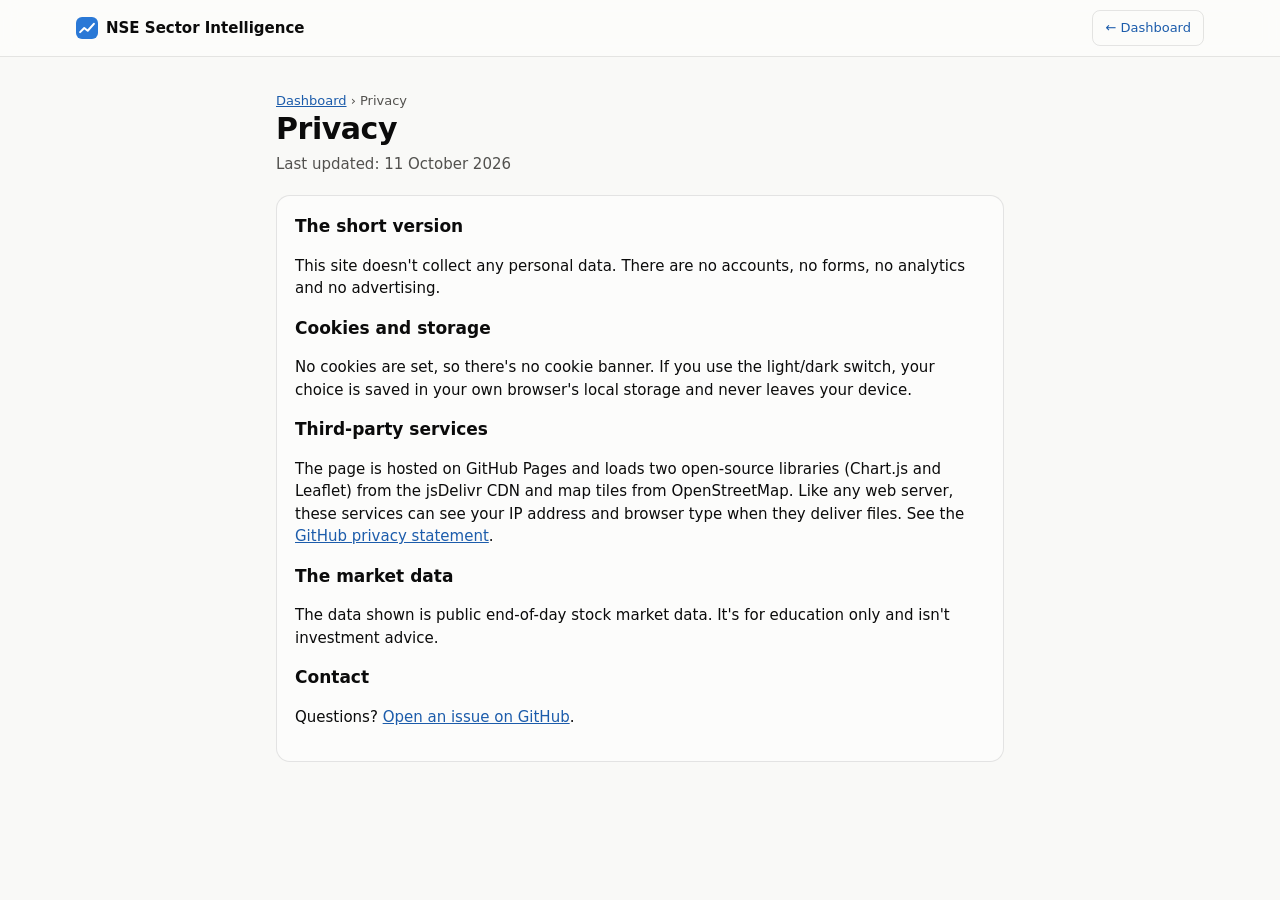
<file: site/privacy.html>
<!doctype html>
<html lang="en">
<head>
<meta charset="utf-8">
<meta name="viewport" content="width=device-width, initial-scale=1">
<title>Privacy · NSE Sector Intelligence</title>
<meta name="description" content="Privacy policy for the NSE Sector Intelligence dashboard: no accounts, no cookies, no tracking.">
<link rel="canonical" href="https://bhavex.github.io/market-intelligence-pg/privacy.html">
<link rel="stylesheet" href="style.css">
<script>try { const t = localStorage.getItem("theme"); if (t) document.documentElement.dataset.theme = t; } catch (e) {}</script>
</head>
<body>
<a class="skip" href="#main">Skip to content</a>
<header class="top"><div class="wrap top-inner">
  <a class="brand" href="./"><span class="logo" aria-hidden="true"></span>NSE Sector Intelligence</a>
  <div class="top-meta"><a class="btn ghost" href="./">← Dashboard</a></div>
</div></header>
<main class="wrap" id="main" style="max-width:760px;padding-top:28px;padding-bottom:48px">
  <p class="note"><a href="./">Dashboard</a> › Privacy</p>
  <h1>Privacy</h1>
  <p class="sub">Last updated: 11 October 2026</p>
  <div class="card" style="margin-top:20px">
    <h2>The short version</h2>
    <p>This site doesn't collect any personal data. There are no accounts, no forms, no analytics and no advertising.</p>
    <h2 style="margin-top:16px">Cookies and storage</h2>
    <p>No cookies are set, so there's no cookie banner. If you use the light/dark switch, your choice is saved in your own browser's local storage and never leaves your device.</p>
    <h2 style="margin-top:16px">Third-party services</h2>
    <p>The page is hosted on GitHub Pages and loads two open-source libraries (Chart.js and Leaflet) from the jsDelivr CDN and map tiles from OpenStreetMap. Like any web server, these services can see your IP address and browser type when they deliver files. See the <a href="https://docs.github.com/en/site-policy/privacy-policies/github-general-privacy-statement" target="_blank" rel="noopener">GitHub privacy statement</a>.</p>
    <h2 style="margin-top:16px">The market data</h2>
    <p>The data shown is public end-of-day stock market data. It's for education only and isn't investment advice.</p>
    <h2 style="margin-top:16px">Contact</h2>
    <p>Questions? <a href="https://github.com/Bhavex/market-intelligence-pg/issues/new" target="_blank" rel="noopener">Open an issue on GitHub</a>.</p>
  </div>
</main>
</body>
</html>
</file>
<file: site/style.css>
/* ---------- theme tokens ---------- */
:root {
  color-scheme: light;
  --page: #f9f9f7;
  --surface: #fcfcfb;
  --ink: #0b0b0b;
  --ink-2: #52514e;
  --muted: #898781;
  --grid: #e1e0d9;
  --axis: #c3c2b7;
  --border: rgba(11, 11, 11, 0.10);
  --hover: rgba(11, 11, 11, 0.04);
  --accent: #2a78d6;
  --accent-ink: #1c5cab;
  --up: #006300;
  --down: #d03b3b;
  --s-it: #2a78d6;
  --s-banking: #eb6834;
  --s-auto: #1baf7a;
  --s-pharma: #eda100;
  --s-fmcg: #e87ba4;
}
@media (prefers-color-scheme: dark) {
  :root:not([data-theme="light"]) {
    color-scheme: dark;
    --page: #0d0d0d; --surface: #1a1a19; --ink: #f0efec; --ink-2: #c3c2b7;
    --grid: #2c2c2a; --axis: #383835; --border: rgba(255, 255, 255, 0.10); --hover: rgba(255, 255, 255, 0.05);
    --accent: #3987e5; --accent-ink: #86b6ef; --up: #0ca30c; --down: #e66767;
    --s-it: #3987e5; --s-banking: #d95926; --s-auto: #199e70; --s-pharma: #c98500; --s-fmcg: #d55181;
  }
}
:root[data-theme="dark"] {
  color-scheme: dark;
  --page: #0d0d0d; --surface: #1a1a19; --ink: #f0efec; --ink-2: #c3c2b7;
  --grid: #2c2c2a; --axis: #383835; --border: rgba(255, 255, 255, 0.10); --hover: rgba(255, 255, 255, 0.05);
  --accent: #3987e5; --accent-ink: #86b6ef; --up: #0ca30c; --down: #e66767;
  --s-it: #3987e5; --s-banking: #d95926; --s-auto: #199e70; --s-pharma: #c98500; --s-fmcg: #d55181;
}

/* ---------- base ---------- */
* { box-sizing: border-box; }
html { scroll-behavior: smooth; scroll-padding-top: 72px; }
body { margin: 0; background: var(--page); color: var(--ink); font: 15px/1.5 system-ui, -apple-system, "Segoe UI", sans-serif; }
a { color: var(--accent-ink); }
a:hover { text-decoration-thickness: 2px; }
:focus-visible { outline: 2px solid var(--accent); outline-offset: 2px; border-radius: 4px; }
.wrap { max-width: 1160px; margin: 0 auto; padding: 0 16px; }
h1 { font-size: 30px; line-height: 1.2; margin: 0; letter-spacing: -0.015em; }
h2 { font-size: 17px; margin: 0; }
.sub, .note { color: var(--ink-2); margin: 6px 0 0; }
.note { font-size: 13px; }
code { font-size: 12.5px; background: var(--grid); padding: 1px 5px; border-radius: 4px; }
.visually-hidden { position: absolute; width: 1px; height: 1px; overflow: hidden; clip: rect(0 0 0 0); white-space: nowrap; }

/* skip link + scroll progress */
.skip { position: absolute; left: 12px; top: -48px; background: var(--accent); color: #fff; padding: 8px 12px; border-radius: 8px; z-index: 100; text-decoration: none; }
.skip:focus { top: 12px; }
.progress { position: fixed; top: 0; left: 0; height: 3px; width: 0; background: var(--accent); z-index: 60; transition: width .1s linear; }

/* ---------- sticky header ---------- */
.top { position: sticky; top: 0; z-index: 50; background: color-mix(in srgb, var(--surface) 88%, transparent); backdrop-filter: blur(8px); border-bottom: 1px solid var(--border); }
.top-inner { display: flex; gap: 16px; align-items: center; justify-content: space-between; min-height: 56px; }
.brand { display: flex; align-items: center; gap: 8px; font-weight: 650; color: var(--ink); text-decoration: none; white-space: nowrap; }
.logo { width: 22px; height: 22px; border-radius: 6px; background: var(--accent) url("data:image/svg+xml,%3Csvg xmlns='http://www.w3.org/2000/svg' viewBox='0 0 32 32'%3E%3Cpath d='M6 22l6-6 5 4 9-10' stroke='white' stroke-width='3' fill='none' stroke-linecap='round' stroke-linejoin='round'/%3E%3C/svg%3E") center/100% no-repeat; }
.nav { display: flex; gap: 2px; overflow-x: auto; scrollbar-width: none; }
.nav a { color: var(--ink-2); text-decoration: none; font-size: 13.5px; padding: 6px 10px; border-radius: 8px; white-space: nowrap; }
.nav a:hover { background: var(--hover); color: var(--ink); }
.top-meta { display: flex; gap: 8px; align-items: center; }
@media (max-width: 860px) { .nav { display: none; } }

/* ---------- buttons ---------- */
.btn { display: inline-block; font-size: 13px; text-decoration: none; color: #fff; background: var(--accent); padding: 7px 12px; border-radius: 8px; border: 1px solid transparent; transition: filter .15s, transform .15s; }
.btn:hover { filter: brightness(1.08); }
.btn:active { transform: translateY(1px); }
.btn.ghost { background: transparent; color: var(--accent-ink); border-color: var(--border); }
.btn.ghost:hover { background: var(--hover); }
.icon-btn { font: inherit; font-size: 16px; line-height: 1; color: var(--ink); background: transparent; border: 1px solid var(--border); border-radius: 8px; padding: 6px 9px; cursor: pointer; transition: background .15s; }
.icon-btn:hover { background: var(--hover); }
.icon-btn.text { font-size: 13px; padding: 7px 10px; }

/* ---------- hero + pills ---------- */
.hero { padding: 28px 0 8px; }
.hero .sub { max-width: 760px; font-size: 16px; }
.hero-row { display: flex; gap: 8px; flex-wrap: wrap; align-items: center; margin-top: 14px; }
.pill { font-size: 13px; color: var(--ink-2); border: 1px solid var(--border); border-radius: 999px; padding: 4px 10px; background: var(--surface); }
.pill:not(.quiet)::before { content: ""; display: inline-block; width: 8px; height: 8px; border-radius: 50%; background: #0ca30c; margin-right: 6px; vertical-align: 1px; }

/* ---------- KPIs + loading skeleton ---------- */
.kpis { display: grid; grid-template-columns: repeat(auto-fit, minmax(160px, 1fr)); gap: 12px; margin: 18px 0 20px; }
.kpi { background: var(--surface); border: 1px solid var(--border); border-radius: 12px; padding: 14px 16px; min-height: 104px; transition: border-color .15s, transform .15s; }
.kpi:hover { border-color: var(--axis); transform: translateY(-1px); }
.kpi .label { font-size: 12.5px; color: var(--ink-2); }
.kpi .value { font-size: 26px; font-weight: 650; margin-top: 2px; }
.kpi .hint { font-size: 12px; color: var(--muted); }
.skeleton { background: linear-gradient(90deg, var(--surface) 25%, var(--grid) 50%, var(--surface) 75%) 0 0 / 300% 100%; animation: shimmer 1.4s ease-in-out infinite; }
@keyframes shimmer { from { background-position: 100% 0; } to { background-position: 0 0; } }
body.loading .chart-box { background: linear-gradient(90deg, transparent 25%, var(--hover) 50%, transparent 75%) 0 0 / 300% 100%; animation: shimmer 1.4s ease-in-out infinite; border-radius: 8px; }
@media (prefers-reduced-motion: reduce) { .skeleton, body.loading .chart-box { animation: none; } html { scroll-behavior: auto; } }

/* ---------- "Today in one minute" brief ---------- */
.card.brief { margin-top: 18px; border-left: 4px solid var(--accent); }
.brief .card-head { margin-bottom: 8px; }
.brief-list { list-style: none; margin: 0; padding: 0; display: grid; gap: 8px; }
.brief-list li { position: relative; padding-left: 22px; font-size: 15px; line-height: 1.55; max-width: 75ch; }
.brief-list li::before { content: ""; position: absolute; left: 4px; top: .62em; width: 7px; height: 7px; border-radius: 50%; background: var(--accent); }
.brief-list li.skeleton-line { height: 18px; border-radius: 6px; background: var(--grid); max-width: 60ch; }
.brief-list li.skeleton-line::before { display: none; }
.brief-list b { font-weight: 650; }
.brief-list .up, .brief-list .down { font-weight: 600; font-variant-numeric: tabular-nums; }

/* ---------- cards ---------- */
.card { background: var(--surface); border: 1px solid var(--border); border-radius: 14px; padding: 18px; margin-bottom: 16px; }
.card-head { margin-bottom: 14px; }
.card-head.row { display: flex; justify-content: space-between; align-items: flex-end; gap: 12px; flex-wrap: wrap; }
.grid-2 { display: grid; grid-template-columns: 1fr 1fr; gap: 16px; align-items: start; }
.grid-2.wide-left { grid-template-columns: 1.6fr 1fr; }
@media (max-width: 820px) { .grid-2, .grid-2.wide-left { grid-template-columns: 1fr; } }
.chart-box { position: relative; width: 100%; }
.chart-box.tall { height: 340px; }
.chart-box.short { height: 220px; }

/* ---------- tables ---------- */
.table-scroll { overflow-x: auto; }
.tbl { width: 100%; border-collapse: collapse; font-size: 13.5px; font-variant-numeric: tabular-nums; }
.tbl th { text-align: left; color: var(--ink-2); font-weight: 600; border-bottom: 1px solid var(--axis); padding: 6px 8px; white-space: nowrap; }
.tbl td { border-bottom: 1px solid var(--grid); padding: 6px 8px; white-space: nowrap; }
.tbl tr:hover td { background: var(--hover); }
.tbl td.num, .tbl th.num { text-align: right; }
.heat td.num, .heat th.num { text-align: center; }
.heat td.num { font-weight: 550; }
.heat tr:hover td.num { filter: brightness(1.05); }
.up { color: var(--up); }
.down { color: var(--down); }
.swatch { display: inline-block; width: 10px; height: 10px; border-radius: 3px; margin-right: 6px; }
.tag { font-size: 12px; border: 1px solid var(--border); border-radius: 6px; padding: 1px 6px; }
.tag.UP::before { content: "▲ "; color: var(--up); }
.tag.DOWN::before { content: "▼ "; color: var(--down); }
.tag.NEUTRAL::before { content: "● "; color: var(--muted); }

/* ---------- stock explorer controls ---------- */
.controls { display: flex; gap: 8px; flex-wrap: wrap; align-items: center; max-width: 100%; }
.select-label { font-size: 13px; color: var(--ink-2); display: flex; gap: 8px; align-items: center; max-width: 100%; }
select, input[type="search"] { font: inherit; font-size: 14px; color: var(--ink); background: var(--surface); border: 1px solid var(--axis); border-radius: 8px; padding: 6px 10px; min-width: 0; max-width: 100%; }
select { width: 260px; }
input[type="search"] { width: 230px; }
select:hover, input[type="search"]:hover { border-color: var(--muted); }
.stat-row { display: grid; grid-template-columns: repeat(auto-fit, minmax(120px, 1fr)); gap: 8px; margin-bottom: 12px; }
.stat { border: 1px solid var(--border); border-radius: 10px; padding: 8px 10px; }
.stat .label { font-size: 12px; color: var(--ink-2); }
.stat .value { font-size: 17px; font-weight: 600; }

/* ---------- map ---------- */
#map { height: 460px; border-radius: 10px; border: 1px solid var(--border); position: relative; }
.map-hint { position: absolute; inset: 0; z-index: 800; display: grid; place-items: center; pointer-events: none;
  background: rgba(11, 11, 11, 0.45); color: #fff; font-size: 15px; font-weight: 600; opacity: 0; transition: opacity .2s; }
.map-hint.show { opacity: 1; }
.tiles-dark { filter: invert(1) hue-rotate(180deg) brightness(0.85) contrast(0.9) saturate(0.6); }
.leaflet-popup-content { font: 13px/1.45 system-ui, -apple-system, "Segoe UI", sans-serif; }

/* ---------- how it works ---------- */
.steps { margin: 0; padding-left: 20px; display: grid; gap: 8px; max-width: 860px; }
.facts { display: grid; grid-template-columns: repeat(auto-fit, minmax(170px, 1fr)); gap: 10px; margin: 16px 0 8px; }
.fact { border: 1px solid var(--border); border-radius: 10px; padding: 10px 12px; }
.fact b { display: block; font-size: 20px; }
.fact span { font-size: 12.5px; color: var(--ink-2); }
.code-block { position: relative; margin-top: 12px; }
.code-block pre { margin: 0; background: var(--page); border: 1px solid var(--border); border-radius: 10px; padding: 14px; overflow-x: auto; font-size: 13px; line-height: 1.5; }
.code-block pre code { background: none; padding: 0; }
.code-block .copy { position: absolute; top: 8px; right: 8px; background: var(--surface); }

/* ---------- FAQ ---------- */
details { border-bottom: 1px solid var(--grid); padding: 4px 0; }
details:last-child { border-bottom: 0; }
summary { cursor: pointer; padding: 10px 4px; font-weight: 600; list-style: none; display: flex; justify-content: space-between; gap: 12px; border-radius: 8px; }
summary::-webkit-details-marker { display: none; }
summary::after { content: "+"; color: var(--muted); font-weight: 400; font-size: 18px; line-height: 1; }
details[open] summary::after { content: "−"; }
summary:hover { background: var(--hover); }
details p { margin: 0 4px 12px; color: var(--ink-2); max-width: 820px; }

/* ---------- footer, floating buttons, toast ---------- */
.foot { color: var(--ink-2); font-size: 13px; padding-top: 8px; padding-bottom: 72px; }
.fab { position: fixed; bottom: 18px; z-index: 40; border-radius: 999px; border: 1px solid var(--border); background: var(--surface); color: var(--ink); box-shadow: 0 4px 16px rgba(0, 0, 0, .12); font: inherit; font-size: 13px; text-decoration: none; cursor: pointer; transition: transform .15s, opacity .2s; }
.fab:hover { transform: translateY(-2px); }
.feedback { left: 18px; padding: 9px 14px; }
.totop { right: 18px; width: 42px; height: 42px; font-size: 18px; opacity: 0; pointer-events: none; }
.totop.show { opacity: 1; pointer-events: auto; }
.toast { position: fixed; left: 50%; bottom: 24px; transform: translate(-50%, 20px); background: var(--ink); color: var(--page); padding: 8px 14px; border-radius: 8px; font-size: 13px; opacity: 0; transition: opacity .2s, transform .2s; z-index: 70; pointer-events: none; }
.toast.show { opacity: 1; transform: translate(-50%, 0); }

/* ---------- print ---------- */
@media print {
  .top, .skip, .progress, .fab, .toast, .controls, #map-section, .hero-row .btn, .code-block .copy { display: none !important; }
  body { background: #fff; color: #000; font-size: 11pt; }
  .card, .kpi { border: 1px solid #ccc; break-inside: avoid; box-shadow: none; }
  details { display: block; } details > * { display: block; }
  a[href^="http"]::after { content: " (" attr(href) ")"; font-size: 9pt; color: #555; }
  .chart-box.tall { height: 260px; }
}

/* ---------- data trust section ---------- */
.sub-h { font-size: 15px; font-weight: 600; margin: 4px 0 6px; }
.trust-kpis { margin-top: 4px; }
.trust-example { border-left: 4px solid var(--accent); background: var(--hover); border-radius: 8px; padding: 10px 14px;
  margin: 0 0 16px; font-size: 14.5px; line-height: 1.55; }
#trust .grid-2 + .note { margin-top: 12px; }
#trust code { white-space: normal; word-break: break-word; }
#trust .grid-2 > * { min-width: 0; }               /* let the chart/tables shrink instead of overflowing */
@media (max-width: 760px) { #trust .grid-2 { grid-template-columns: 1fr; } }
/* very narrow phones: keep the header inside the screen */
@media (max-width: 420px) {
  .brand { font-size: 14px; gap: 6px; }
  .top-meta { gap: 6px; }
  .top-meta .btn, .top-meta .icon-btn { padding-left: 9px; padding-right: 9px; }
}
</file>
